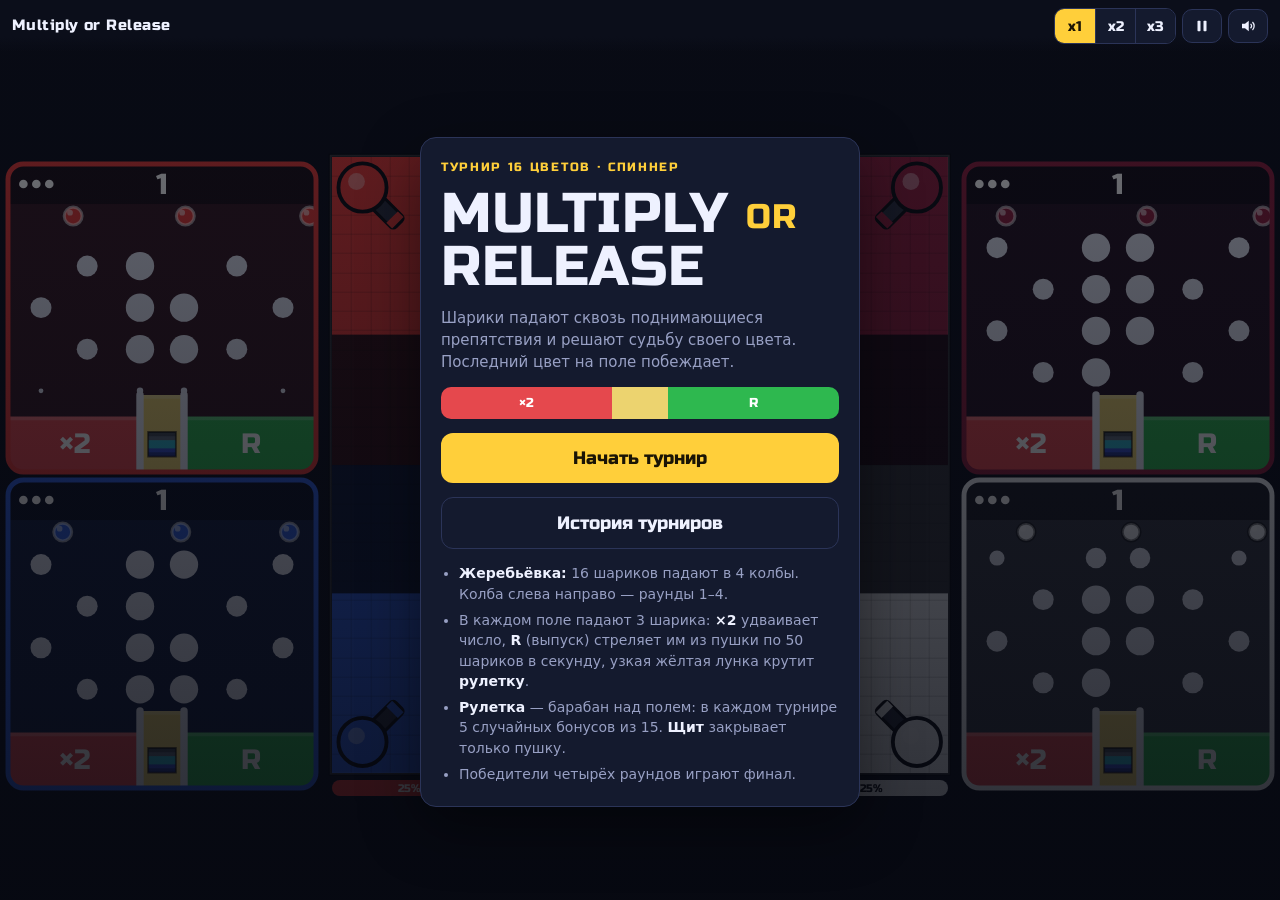
<file: multiply-or-release/android/app/src/main/assets/index.html>
<!doctype html>
<html lang="ru">
<head>
<meta charset="utf-8">
<meta name="viewport" content="width=device-width, initial-scale=1, maximum-scale=1, user-scalable=no, viewport-fit=cover">
<meta name="theme-color" content="#0b0e1a">
<title>Multiply or Release</title>
<style>
  /* Arcade night: one dark visual world, gold = spinner/prize accent. */
  @font-face {
    font-family: "Russo One";
    src: url("fonts/RussoOne-Regular.ttf") format("truetype");
    font-display: swap;
  }
  :root {
    --bg: #0b0e1a;
    --panel: #141a2e;
    --panel-2: #1b2340;
    --line: #2b3458;
    --fg: #eef1ff;
    --muted: #98a0c4;
    --gold: #ffcf3a;
    --gold-ink: #1a1405;
    --display: "Russo One", Roboto, "Segoe UI", system-ui, sans-serif;
    --body: Roboto, "Segoe UI", system-ui, -apple-system, sans-serif;
    color-scheme: dark;
  }
  * { box-sizing: border-box; }
  html, body { height: 100%; }
  body {
    margin: 0;
    background: var(--bg);
    color: var(--fg);
    font: 15px/1.45 var(--body);
    overflow: hidden;
    touch-action: manipulation;
    -webkit-user-select: none;
    user-select: none;
    -webkit-tap-highlight-color: transparent;
  }
  [hidden] { display: none !important; }
  canvas#cv { position: fixed; top: 0; left: 0; display: block; }

  /* ---------- HUD */
  #hud {
    position: fixed;
    top: 0; left: 0; right: 0;
    z-index: 10;
    display: flex;
    align-items: center;
    justify-content: space-between;
    gap: 10px;
    padding: calc(env(safe-area-inset-top, 0px) + 8px) 12px 8px;
    background: linear-gradient(var(--bg) 70%, rgba(11, 14, 26, 0));
  }
  .stage-wrap { display: flex; align-items: baseline; gap: 10px; min-width: 0; }
  #stage {
    font-family: var(--display);
    font-size: 15px;
    letter-spacing: 0.03em;
    white-space: nowrap;
    overflow: hidden;
    text-overflow: ellipsis;
  }
  #timer { color: var(--muted); font-variant-numeric: tabular-nums; font-size: 14px; }
  .controls { display: flex; align-items: center; gap: 6px; flex: none; }
  .speed { display: flex; border: 1px solid var(--line); border-radius: 10px; overflow: hidden; }
  .speed button, .icon {
    appearance: none;
    border: 0;
    background: var(--panel);
    color: var(--fg);
    font: 14px var(--display);
    height: 34px;
    min-width: 40px;
    padding: 0 8px;
    cursor: pointer;
  }
  .speed button + button { border-left: 1px solid var(--line); }
  .speed button.on { background: var(--gold); color: var(--gold-ink); }
  .icon { border: 1px solid var(--line); border-radius: 10px; display: grid; place-items: center; }
  .icon svg { width: 18px; height: 18px; fill: currentColor; }
  .icon .muted-x { display: none; }
  #btn-sound.off { color: var(--muted); }
  #btn-sound.off .muted-x { display: inline; }
  #btn-sound.off .wave { display: none; }
  #btn-pause.on { background: var(--gold); color: var(--gold-ink); }
  button:focus-visible { outline: 2px solid var(--gold); outline-offset: 2px; }

  /* ---------- overlays */
  .overlay {
    position: fixed;
    top: 0; right: 0; bottom: 0; left: 0;
    z-index: 5;
    display: flex;
    justify-content: center;
    align-items: flex-start;
    overflow-y: auto;
    padding: calc(env(safe-area-inset-top, 0px) + 60px) 16px calc(env(safe-area-inset-bottom, 0px) + 16px);
    background: rgba(6, 8, 16, 0.72);
  }
  #menu { background: linear-gradient(rgba(6, 8, 16, 0.55), rgba(6, 8, 16, 0.85)); }
  .card {
    width: 100%;
    max-width: 440px;
    margin-block: auto;
    background: var(--panel);
    border: 1px solid var(--line);
    border-radius: 16px;
    padding: 22px 20px;
    display: flex;
    flex-direction: column;
    gap: 14px;
    box-shadow: 0 20px 60px rgba(0, 0, 0, 0.45);
  }
  .card.wide { max-width: 760px; }
  .card.small { max-width: 320px; }
  .eyebrow {
    margin: 0;
    font: 12px var(--display);
    letter-spacing: 0.14em;
    text-transform: uppercase;
    color: var(--gold);
  }
  h1, h2, h3 { margin: 0; font-family: var(--display); font-weight: 400; text-wrap: balance; }
  h1 { font-size: 44px; font-size: clamp(36px, 11vw, 56px); line-height: 0.95; text-transform: uppercase; letter-spacing: 0.01em; }
  h1 span { color: var(--gold); font-size: 0.6em; vertical-align: 0.12em; }
  h2 { font-size: 24px; }
  .lead { margin: 0; color: var(--muted); }
  .lead b { color: var(--fg); font-weight: 600; }
  .slots { display: grid; grid-template-columns: 3fr 1fr 3fr; border-radius: 10px; overflow: hidden; font: 13px var(--display); text-align: center; }
  .slots span { padding: 8px 4px; color: #fff; }
  .slots .s-x2 { background: #e5484d; }
  .slots .s-spin { background: #ecd36f; }
  .slots .s-rel { background: #2eb84f; }
  .rules { margin: 0; padding-left: 18px; color: var(--muted); display: grid; gap: 6px; font-size: 14px; }
  .rules b { color: var(--fg); font-weight: 600; }
  button.primary, button.secondary {
    appearance: none;
    border: 0;
    border-radius: 12px;
    padding: 14px 20px;
    font: 18px var(--display);
    cursor: pointer;
    width: 100%;
  }
  button.primary { background: var(--gold); color: var(--gold-ink); }
  button.primary:active { transform: translateY(1px); filter: brightness(0.95); }
  button.secondary { background: transparent; color: var(--fg); border: 1px solid var(--line); }
  .row { display: flex; gap: 10px; flex-wrap: wrap; }
  .row > * { flex: 1 1 160px; }
  .col { display: grid; gap: 10px; }

  /* ---------- bracket */
  .groups { display: grid; grid-template-columns: repeat(auto-fit, minmax(150px, 1fr)); gap: 10px; }
  .group {
    background: var(--panel-2);
    border: 1px solid transparent;
    border-radius: 12px;
    padding: 10px 12px;
    display: grid;
    gap: 6px;
    align-content: start;
  }
  .group h3 { font-size: 13px; letter-spacing: 0.08em; text-transform: uppercase; color: var(--muted); }
  .group.current { border-color: var(--gold); }
  .group.current h3 { color: var(--gold); }
  .group.final { grid-column: 1 / -1; grid-template-columns: repeat(auto-fit, minmax(130px, 1fr)); }
  .group.final h3 { grid-column: 1 / -1; }
  .chip { display: flex; align-items: center; gap: 8px; font-size: 14px; min-width: 0; }
  .chip i { width: 14px; height: 14px; border-radius: 50%; flex: none; box-shadow: 0 0 0 1px rgba(255, 255, 255, 0.35); }
  .chip.win { font-weight: 700; color: var(--gold); }
  .chip.win::after { content: "★"; margin-left: auto; }
  .chip.out { opacity: 0.45; }
  .chip.empty { color: var(--muted); font-style: italic; font-size: 13px; }

  /* ---------- results */
  .podium { display: flex; justify-content: center; align-items: flex-end; gap: 10px; padding-top: 6px; }
  .step { display: flex; flex-direction: column; align-items: center; gap: 6px; width: 31%; max-width: 150px; min-width: 0; }
  .step i { width: 38px; height: 38px; border-radius: 50%; box-shadow: 0 0 0 3px rgba(255, 255, 255, 0.85), 0 6px 14px rgba(0, 0, 0, 0.4); }
  .step b { font-size: 14px; text-align: center; overflow-wrap: anywhere; }
  .step .block {
    width: 100%;
    display: grid;
    place-items: center;
    font: 26px var(--display);
    border-radius: 10px 10px 4px 4px;
    background: var(--panel-2);
    border: 1px solid var(--line);
  }
  .step.p1 .block { height: 96px; background: var(--gold); color: var(--gold-ink); border-color: var(--gold); }
  .step.p2 .block { height: 72px; }
  .step.p3 .block { height: 56px; }
  .step.p1 i { width: 48px; height: 48px; }
  .standings { list-style: none; margin: 0; padding: 0; display: grid; gap: 4px; }
  .standings li {
    display: grid;
    grid-template-columns: 30px 16px 1fr;
    column-gap: 10px;
    align-items: center;
    padding: 7px 10px;
    border-radius: 10px;
    background: var(--panel-2);
  }
  .standings li:nth-child(-n+3) { background: #262c4a; }
  .standings .pl { font: 16px var(--display); color: var(--gold); font-variant-numeric: tabular-nums; text-align: right; }
  .standings i { width: 16px; height: 16px; border-radius: 50%; box-shadow: 0 0 0 1px rgba(255, 255, 255, 0.35); }
  .standings .nm { font-weight: 600; min-width: 0; }
  .standings .info { grid-column: 3; color: var(--muted); font-size: 12.5px; }

  @media (min-width: 560px) {
    .standings li { grid-template-columns: 30px 16px minmax(110px, 1fr) auto; }
    .standings .info { grid-column: 4; text-align: right; }
  }
  @media (max-height: 520px) {
    .overlay { padding-top: calc(env(safe-area-inset-top, 0px) + 54px); }
    .card { padding: 16px 18px; gap: 10px; }
    h1 { font-size: 34px; }
    h2 { font-size: 20px; }
    .menu-card .lead { font-size: 14px; }
    .group { padding: 8px 10px; gap: 4px; }
    .chip { font-size: 13px; }
    .bonus-row { font-size: 13px; }
    .tree-wrap .bracket-tree { max-width: 460px; }
  }
  /* ---------- results view toggle + bracket tree */
  .head-row h2, .head-row h3 { align-self: center; }
  .seg { display: inline-flex; flex: none; border: 1px solid var(--line); border-radius: 10px; overflow: hidden; }
  .seg button {
    appearance: none;
    border: 0;
    background: var(--panel-2);
    color: var(--muted);
    font: 14px var(--display);
    padding: 8px 14px;
    cursor: pointer;
  }
  .seg button + button { border-left: 1px solid var(--line); }
  .seg button.on { background: var(--gold); color: var(--gold-ink); }
  .tree-wrap { overflow-x: auto; -webkit-overflow-scrolling: touch; }
  .bracket-tree { display: block; width: 100%; max-width: 620px; height: auto; margin: 0 auto; }
  .bracket-tree .ln { stroke: #3a4366; stroke-width: 1.6; stroke-linecap: round; fill: none; }
  .bracket-tree text { font-family: var(--body); font-size: 12px; fill: var(--fg); }
  .bracket-tree text.out { fill: var(--muted); }
  .bracket-tree text.win { font-weight: 700; }
  .bracket-tree text.champ { fill: var(--gold); }
  .bracket-tree text.pl { font-size: 10px; font-weight: 400; fill: var(--muted); font-variant-numeric: tabular-nums; }
  .bracket-tree text.lbl { font-family: var(--display); font-size: 8px; letter-spacing: 0.08em; fill: var(--muted); }
  .bracket-tree text.one { font-family: var(--display); font-size: 15px; fill: var(--gold); }
  .bracket-tree .dot { stroke: rgba(255, 255, 255, 0.35); stroke-width: 1; }
  .bracket-tree .crown { fill: var(--gold); stroke: #1a1405; stroke-width: 1.4; stroke-linejoin: round; }

  /* ---------- bonuses */
  .bonus-set { display: grid; gap: 8px; }
  .bonus-set h3, h3.sub { font-size: 13px; letter-spacing: 0.08em; text-transform: uppercase; color: var(--muted); }
  .bonus-list { display: grid; grid-template-columns: repeat(auto-fit, minmax(220px, 1fr)); gap: 6px 12px; }
  .bonus-row { display: flex; align-items: center; gap: 10px; min-width: 0; font-size: 14px; }
  .bonus-name { min-width: 0; }
  .bonus {
    flex: none;
    display: inline-block;
    min-width: 54px;
    padding: 3px 7px;
    border-radius: 6px;
    font: 11px var(--display);
    color: #fff;
    text-align: center;
    letter-spacing: 0.02em;
    box-shadow: inset 0 0 0 1px rgba(255, 255, 255, 0.18);
  }

  /* ---------- history */
  .head-row { display: flex; flex-wrap: wrap; justify-content: space-between; align-items: flex-start; gap: 10px 12px; }
  button.small { width: auto; padding: 10px 14px; font-size: 14px; }
  .hint { margin: 0; color: var(--muted); font-size: 13px; }
  .medal {
    display: inline-grid;
    place-items: center;
    min-width: 24px;
    height: 22px;
    padding: 0 6px;
    border-radius: 11px;
    font: 12px var(--display);
    color: #1a1405;
    font-variant-numeric: tabular-nums;
  }
  .medal.g { background: #ffcf3a; }
  .medal.s { background: #cfd6e6; }
  .medal.b { background: #d9965b; }
  .fame li { grid-template-columns: 30px 16px 1fr; }
  .fame .medals { grid-column: 3; display: flex; align-items: center; gap: 6px; flex-wrap: wrap; }
  .fame .finals { color: var(--muted); font-size: 12.5px; margin-left: 4px; }
  .history-list { display: grid; gap: 10px; }
  .entry { background: var(--panel-2); border-radius: 12px; padding: 12px; display: grid; gap: 8px; }
  .entry header { display: flex; justify-content: space-between; gap: 10px; color: var(--muted); font-size: 13px; }
  .entry .num { font-family: var(--display); color: var(--gold); }
  .entry-top { display: grid; grid-template-columns: repeat(auto-fit, minmax(130px, 1fr)); gap: 6px 12px; }
  .entry-top .place { font: 13px var(--display); color: var(--muted); min-width: 12px; }
  .entry-top .chip.champ { color: var(--gold); font-weight: 700; }
  .entry-top .chip.champ .place { color: var(--gold); }
  .entry-bonuses { display: flex; flex-wrap: wrap; gap: 4px; }
  .entry details summary { cursor: pointer; color: var(--muted); font-size: 13px; }
  .mini { margin: 8px 0 0; padding-left: 26px; display: grid; grid-template-columns: repeat(auto-fit, minmax(140px, 1fr)); gap: 4px 12px; font-size: 13px; }
  .mini li { padding-left: 2px; }
  .mini i { display: inline-block; width: 10px; height: 10px; border-radius: 50%; margin-right: 6px; vertical-align: 0; box-shadow: 0 0 0 1px rgba(255, 255, 255, 0.35); }
  .confirm { display: grid; gap: 10px; padding: 12px; border-radius: 12px; border: 1px solid #ff6b6b; background: rgba(255, 77, 94, 0.08); }
  button.danger { background: #ff4d5e; color: #fff; }
  @media (min-width: 560px) {
    .fame li { grid-template-columns: 30px 16px minmax(110px, 1fr) auto; }
    .fame .medals { grid-column: 4; justify-content: flex-end; }
  }

  @media (prefers-reduced-motion: reduce) {
    button.primary:active { transform: none; }
  }
</style>
</head>
<body>
<canvas id="cv" aria-label="Игровое поле"></canvas>

<header id="hud">
  <div class="stage-wrap"><span id="stage">Multiply or Release</span><span id="timer"></span></div>
  <div class="controls">
    <div class="speed" role="group" aria-label="Скорость игры">
      <button type="button" id="speed-1" data-speed="1">x1</button>
      <button type="button" id="speed-2" data-speed="2">x2</button>
      <button type="button" id="speed-3" data-speed="3">x3</button>
    </div>
    <button type="button" id="btn-pause" class="icon" aria-label="Пауза">
      <svg viewBox="0 0 24 24" aria-hidden="true"><rect x="6" y="5" width="4" height="14" rx="1"/><rect x="14" y="5" width="4" height="14" rx="1"/></svg>
    </button>
    <button type="button" id="btn-sound" class="icon" aria-label="Выключить звук">
      <svg viewBox="0 0 24 24" aria-hidden="true">
        <path d="M4 9h4l5-4v14l-5-4H4z"/>
        <path class="wave" d="M16 8.5a5 5 0 0 1 0 7l-1.2-1.2a3.3 3.3 0 0 0 0-4.6zM18.6 6a8.6 8.6 0 0 1 0 12l-1.2-1.2a6.9 6.9 0 0 0 0-9.6z"/>
        <path class="muted-x" d="M15.5 9.2l1.2-1.2 2.3 2.3 2.3-2.3 1.2 1.2-2.3 2.3 2.3 2.3-1.2 1.2-2.3-2.3-2.3 2.3-1.2-1.2 2.3-2.3z"/>
      </svg>
    </button>
  </div>
</header>

<section id="menu" class="overlay" aria-labelledby="menu-title">
  <div class="card menu-card">
    <p class="eyebrow">Турнир 16 цветов · спиннер</p>
    <h1 id="menu-title">Multiply <span>or</span><br>Release</h1>
    <p class="lead">Шарики падают сквозь поднимающиеся препятствия и решают судьбу своего цвета. Последний цвет на поле побеждает.</p>
    <div class="slots" aria-hidden="true"><span class="s-x2">×2</span><span class="s-spin"></span><span class="s-rel">R</span></div>
    <button type="button" id="btn-start" class="primary">Начать турнир</button>
    <button type="button" id="btn-history" class="secondary">История турниров</button>
    <ul class="rules">
      <li><b>Жеребьёвка:</b> 16 шариков падают в 4 колбы. Колба слева направо — раунды 1–4.</li>
      <li>В каждом поле падают 3 шарика: <b>×2</b> удваивает число, <b>R</b> (выпуск) стреляет им из пушки по 50 шариков в секунду, узкая жёлтая лунка крутит <b>рулетку</b>.</li>
      <li><b>Рулетка</b> — барабан над полем: в каждом турнире 5 случайных бонусов из 15. <b>Щит</b> закрывает только пушку.</li>
      <li>Победители четырёх раундов играют финал.</li>
    </ul>
  </div>
</section>

<section id="bracket" class="overlay" hidden aria-labelledby="bracket-title">
  <div class="card wide">
    <p class="eyebrow">Турнирная сетка</p>
    <h2 id="bracket-title">Группы сформированы</h2>
    <div id="bracket-groups" class="groups"></div>
    <div class="bonus-set">
      <h3>Бонусы спиннера в этом турнире</h3>
      <div id="bracket-bonuses" class="bonus-list"></div>
    </div>
    <button type="button" id="btn-bracket-go" class="primary">Начать раунд 1</button>
  </div>
</section>

<section id="results" class="overlay" hidden aria-labelledby="results-title">
  <div class="card wide">
    <p class="eyebrow">Итоги турнира</p>
    <div class="head-row">
      <h2 id="results-title">Топ цветов</h2>
      <div class="seg" role="group" aria-label="Вид результатов">
        <button type="button" id="results-view-top" data-view="top">Топ</button>
        <button type="button" id="results-view-tree" data-view="tree">Сетка</button>
      </div>
    </div>
    <div id="results-top" class="col">
      <div id="podium" class="podium"></div>
      <ol id="standings" class="standings"></ol>
    </div>
    <div id="results-tree" class="tree-wrap" hidden></div>
    <div class="row">
      <button type="button" id="btn-again" class="primary">Новый турнир</button>
      <button type="button" id="btn-results-history" class="secondary">История</button>
      <button type="button" id="btn-results-menu" class="secondary">В меню</button>
    </div>
  </div>
</section>

<section id="history" class="overlay" hidden aria-labelledby="history-title">
  <div class="card wide">
    <div class="head-row">
      <div>
        <p class="eyebrow">История турниров</p>
        <h2 id="history-title">Результаты</h2>
      </div>
      <button type="button" id="btn-history-close" class="secondary small">Назад</button>
    </div>
    <p id="history-count" class="lead"></p>
    <p id="history-empty" class="lead">Здесь появятся сыгранные турниры: дата, чемпион и все 16 мест. Сыграйте первый турнир.</p>
    <div id="history-body" class="col">
      <h3 class="sub">Зал славы</h3>
      <p class="hint">Медали цвета: <span class="medal g">1</span> <span class="medal s">2</span> <span class="medal b">3</span> место.</p>
      <ol id="fame" class="standings fame"></ol>
      <div class="head-row">
        <h3 class="sub">Все турниры</h3>
        <div class="seg" role="group" aria-label="Вид результатов">
          <button type="button" id="history-view-top" data-view="top">Топ</button>
          <button type="button" id="history-view-tree" data-view="tree">Сетка</button>
        </div>
      </div>
      <div id="history-list" class="history-list"></div>
      <button type="button" id="btn-history-clear" class="secondary">Очистить историю</button>
      <div id="clear-confirm" class="confirm" hidden>
        <span>Удалить все записи истории?</span>
        <div class="row">
          <button type="button" id="btn-clear-yes" class="primary danger">Удалить</button>
          <button type="button" id="btn-clear-no" class="secondary">Отмена</button>
        </div>
      </div>
    </div>
  </div>
</section>

<section id="pause" class="overlay" hidden aria-labelledby="pause-title">
  <div class="card small">
    <h2 id="pause-title">Пауза</h2>
    <div class="col">
      <button type="button" id="btn-resume" class="primary">Продолжить</button>
      <button type="button" id="btn-restart" class="secondary">Новый турнир</button>
      <button type="button" id="btn-menu" class="secondary">В меню</button>
    </div>
  </div>
</section>

<script src="js/core.js"></script>
<script src="js/physics.js"></script>
<script src="js/drawscene.js"></script>
<script src="js/battle.js"></script>
<script src="js/main.js"></script>
</body>
</html>
</file>
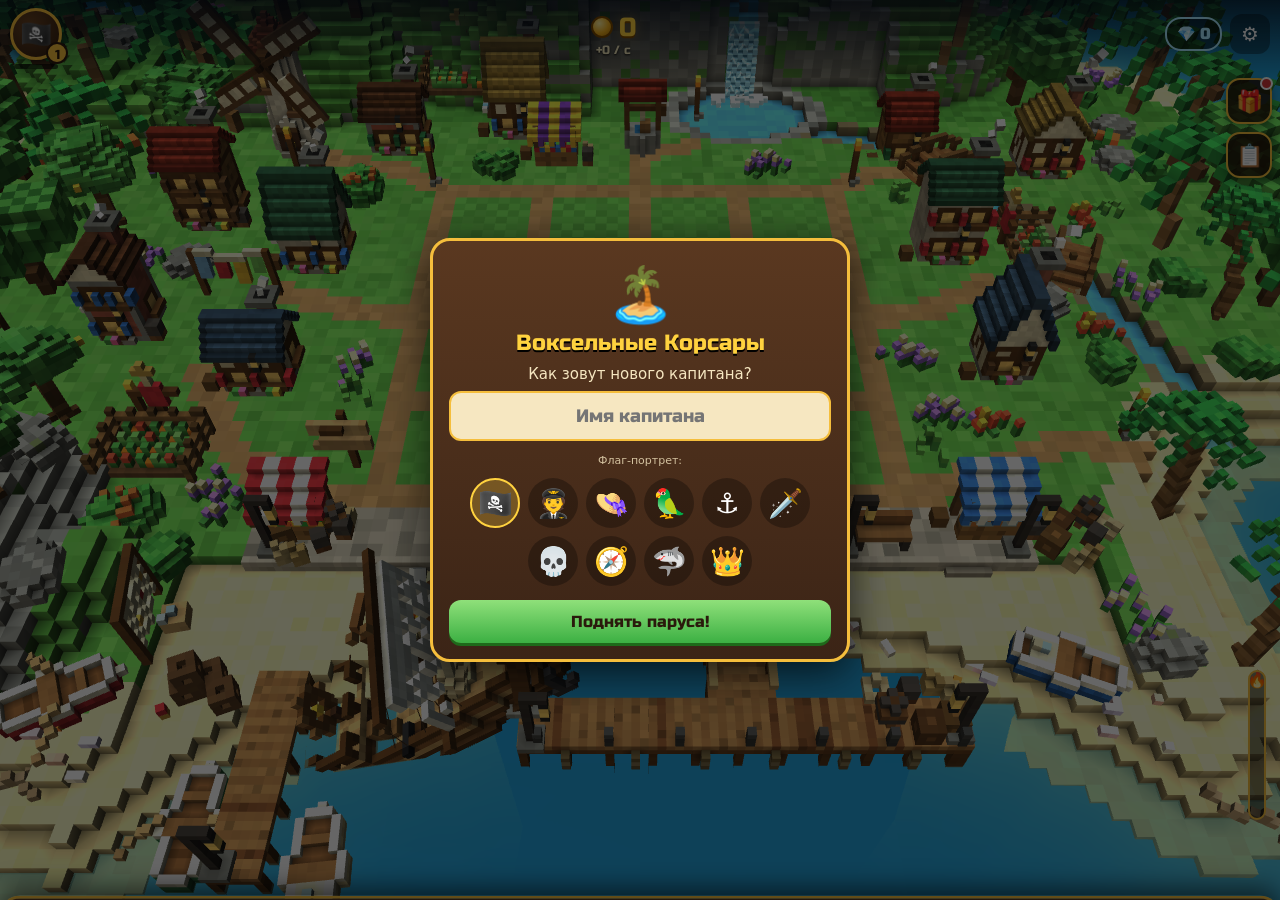
<file: voxel-corsairs/android/app/src/main/assets/index.html>
<!doctype html>
<html lang="ru">
<head>
  <meta charset="utf-8">
  <meta name="viewport" content="width=device-width, initial-scale=1, maximum-scale=1, user-scalable=no, viewport-fit=cover">
  <title>Воксельные Корсары</title>
  <link rel="stylesheet" href="css/style.css">
</head>
<body>
  <!-- Studio splash (SG — Sanj Games) while the game boots; removed by js/splash.js -->
  <div id="splash" aria-hidden="true">
    <div class="sp-stage"><div class="sp-zoom">
      <div class="sp-img"></div>
      <div class="sp-glow"></div>
      <div class="sp-halo"></div>
      <div class="sp-sweep"></div>
      <div class="sp-cubes"></div>
    </div></div>
    <div class="sp-load"><i></i></div>
  </div>
  <script src="js/splash.js"></script>
  <canvas id="gl"></canvas>
  <div id="fx"></div>

  <div id="hud" class="hidden">
    <div id="topbar">
      <button id="cap-btn" class="cap" data-act="tab:captain">
        <span class="ava" id="hud-ava">🏴‍☠️</span>
        <span class="lvl" id="hud-lvl">1</span>
        <span class="xpbar"><i id="hud-xp"></i></span>
      </button>
      <div class="gold">
        <div class="row"><span class="coin"></span><b id="hud-gold">0</b></div>
        <small id="hud-gps">0 / с</small>
      </div>
      <button class="pearls" data-act="tab:shop"><span>💎</span><b id="hud-pearls">0</b></button>
      <button id="btn-settings" class="icon-btn" data-act="settings">⚙️</button>
    </div>
    <button id="objective" data-act="objective"></button>
    <div id="boosts"></div>
    <div id="side">
      <button class="side-btn" id="btn-daily" data-act="daily">🎁<i class="dot hidden"></i></button>
      <button class="side-btn" id="btn-quests" data-act="quests">📋<i class="dot hidden"></i></button>
      <button class="side-btn hidden" id="btn-build" data-act="buildmode">🏗️</button>
    </div>
    <div id="frenzy"><i></i><span>🔥</span></div>
    <div id="tap-hint" class="hidden">👆 Тапайте по острову!</div>
  </div>

  <nav id="tabs" class="hidden">
    <button data-tab="island"><span>🏝️</span>Остров</button>
    <button data-tab="ship"><span>⛵</span>Корабль</button>
    <button data-tab="map"><span>🗺️</span>Карта</button>
    <button data-tab="captain"><span>🏴‍☠️</span>Капитан</button>
    <button data-tab="shop"><span>🛒</span>Лавка</button>
    <button data-tab="duel"><span>⚔️</span>Дуэль</button>
  </nav>

  <section id="panel" class="sheet">
    <header>
      <h2 id="panel-title"></h2>
      <button class="icon-btn" data-act="close">✕</button>
    </header>
    <div id="panel-sub" class="subtabs"></div>
    <div id="panel-body" class="body"></div>
  </section>

  <div id="battle-ui" class="hidden"></div>
  <div id="dialogue" class="hidden"></div>
  <div id="modals"></div>
  <div id="toasts"></div>

  <div id="loading">
    <div class="logo">ВОКСЕЛЬНЫЕ<br><span>КОРСАРЫ</span></div>
    <div class="spinner"></div>
    <div id="load-msg">Поднимаем паруса…</div>
  </div>

  <script src="lib/three.min.js"></script>
  <script src="js/util.js"></script>
  <script src="js/data.js"></script>
  <script src="js/story.js"></script>
  <script src="js/state.js"></script>
  <script src="js/combat.js"></script>
  <script src="js/voxel.js"></script>
  <script src="js/models.js"></script>
  <script src="js/scene.js"></script>
  <script src="js/sea.js"></script>
  <script src="js/island.js"></script>
  <script src="js/stage.js"></script>
  <script src="js/people.js"></script>
  <script src="js/life.js"></script>
  <script src="js/audio.js"></script>
  <script src="js/net.js"></script>
  <script src="js/ui.js"></script>
  <script src="js/panels.js"></script>
  <script src="js/battle.js"></script>
  <script src="js/events.js"></script>
  <script src="js/duel.js"></script>
  <script src="js/iap.js"></script>
  <script src="js/game.js"></script>
</body>
</html>
</file>
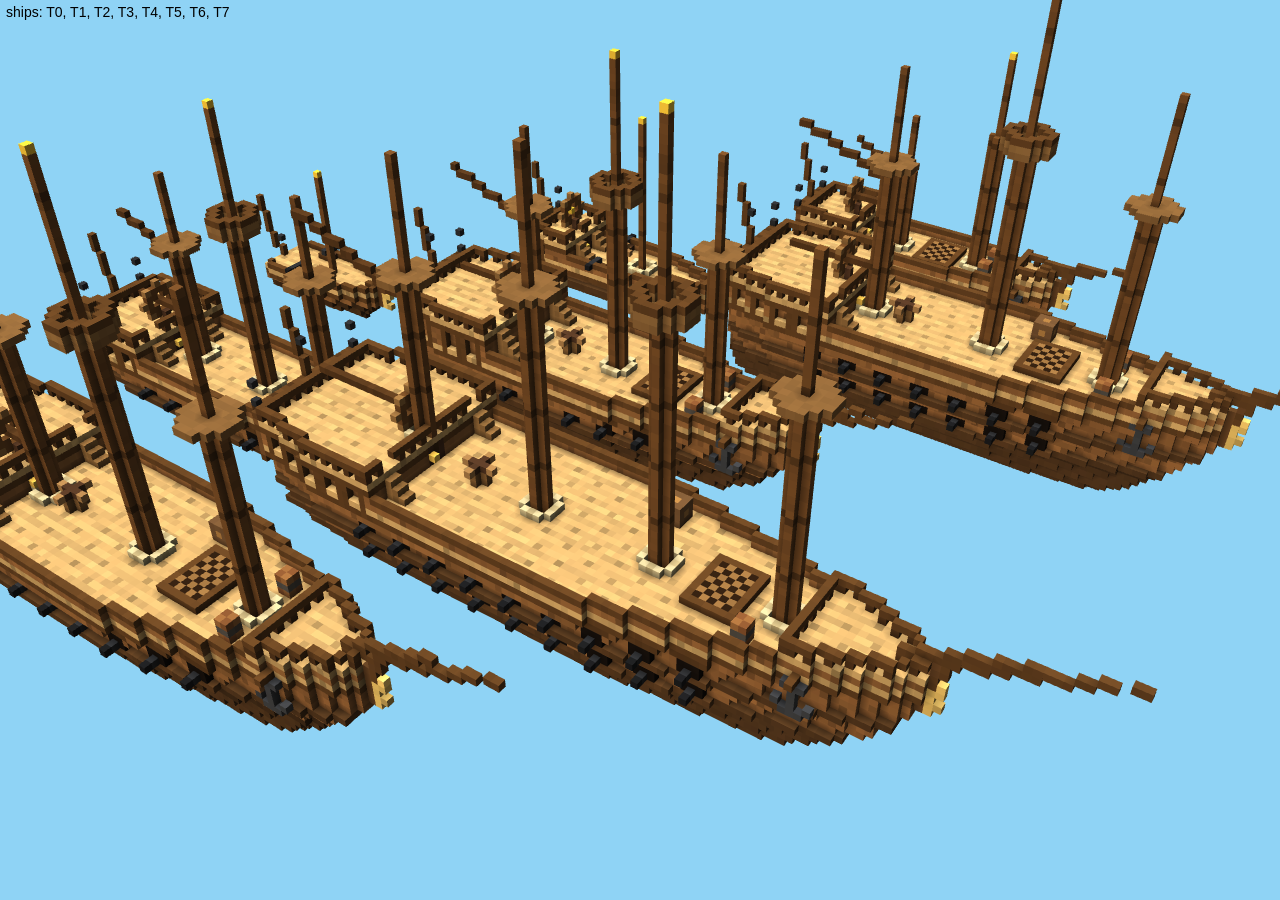
<file: voxel-corsairs/tools/viewer.html>
<!doctype html>
<html><head><meta charset="utf-8"><title>Model viewer</title>
<style>body{margin:0;background:#7ec8f0;overflow:hidden}canvas{display:block}#l{position:fixed;left:6px;top:4px;font:14px sans-serif;color:#000}</style></head>
<body><div id="l"></div>
<script src="../android/app/src/main/assets/lib/three.min.js"></script>
<script src="../android/app/src/main/assets/js/util.js"></script>
<script src="../android/app/src/main/assets/js/data.js"></script>
<script src="../android/app/src/main/assets/js/voxel.js"></script>
<script src="../android/app/src/main/assets/js/models.js"></script>
<script>
// Debug page for the voxel art: renders a grid of models. ?set=ships|styles|creatures|buildings|props
const q = new URLSearchParams(location.search);
const set = q.get('set') || 'ships';
const r = new THREE.WebGLRenderer({ antialias: true });
r.setSize(innerWidth, innerHeight);
document.body.appendChild(r.domElement);
const sc = new THREE.Scene();
sc.background = new THREE.Color(0x8fd3f5);
sc.add(new THREE.HemisphereLight(0xdff3ff, 0x7a6a4a, 0.75));
const sun = new THREE.DirectionalLight(0xfff2d6, 0.85); sun.position.set(-20, 40, 25); sc.add(sun);
const cam = new THREE.PerspectiveCamera(40, innerWidth / innerHeight, 0.1, 500);
const items = [];
const M = VC.Models, V = VC.Voxel;
function add(vox, label, opts) { items.push({ vox, label, opts: opts || {} }); }
if (set === 'ships') for (let t = 0; t <= 7; t++) add(M.ship({ tier: t, style: M.playerStyle({ sail: 'white', flag: 'roger', hull: 'oak' }) }).vox, 'T' + t);
if (set === 'styles') for (const st of Object.keys(M.STYLES)) add(M.ship({ tier: 3, style: st }).vox, st);
if (set === 'creatures') for (const k of Object.keys(M.CREATURES)) add(M.CREATURES[k]({}), k, { parts: true });
if (set === 'buildings') for (const b of VC.BUILDINGS) add(M.building(b.id), b.id);
if (set === 'props') { add(M.chest(), 'chest'); add(M.parrot(false), 'parrot'); add(M.parrot(true), 'gold'); add(M.bottle(), 'bottle'); add(M.boat(), 'boat'); add(M.palm(8, 3), 'palm'); }
const cols = Math.ceil(Math.sqrt(items.length));
const sp = set === 'ships' || set === 'styles' || set === 'creatures' ? 14 : 4;
items.forEach((it, i) => {
  const g = new THREE.Group();
  if (it.opts.parts) {
    for (const p of it.vox.parts) {
      const m = V.toMesh(p.vox, { scale: 0.25, center: [0, 0, 0] });
      m.position.set(p.pos[0] * 0.25, p.pos[1] * 0.25, p.pos[2] * 0.25);
      if (p.rotY) m.rotation.y = p.rotY;
      g.add(m);
    }
  } else g.add(V.toMesh(it.vox, { scale: 0.25, center: 'base' }));
  g.position.set((i % cols - (cols - 1) / 2) * sp, 0, Math.floor(i / cols) * sp * 0.8);
  g.rotation.y = +(q.get('rot') || -0.6);
  sc.add(g);
});
document.getElementById('l').textContent = set + ': ' + items.map(i => i.label).join(', ');
const rows = Math.ceil(items.length / cols);
cam.position.set(0, sp * rows * 0.7, sp * rows * 0.8 + sp * 1.2);
cam.lookAt(0, 0, (rows - 1) * sp * 0.4);
r.render(sc, cam);
window.done = true;
</script></body></html>
</file>
<file: voxel-corsairs/android/app/src/main/assets/css/style.css>
@font-face {
  font-family: 'Russo';
  src: url('../fonts/RussoOne-Regular.ttf') format('truetype');
  font-display: block;
}

:root {
  --bg: #0a1a2f;
  --wood: #4a2e1b;
  --wood2: #2d1a0e;
  --wood3: #6b4423;
  --paper: #f6e7c1;
  --paper2: #e9d3a1;
  --ink: #2a1a0c;
  --ink2: #5a4128;
  --gold: #f5be3c;
  --gold2: #ffd23f;
  --red: #d63a3a;
  --green: #3cb043;
  --blue: #3a7bd5;
  --pearl: #a8e6ff;
  --tabs-h: 62px;
  --safe-t: env(safe-area-inset-top, 0px);
  --safe-b: env(safe-area-inset-bottom, 0px);
}

* { box-sizing: border-box; -webkit-tap-highlight-color: transparent; }
html, body {
  margin: 0; padding: 0; width: 100%; height: 100%; overflow: hidden;
  background: var(--bg); color: #fff;
  font-family: Roboto, 'Segoe UI', system-ui, sans-serif; font-size: 15px;
  user-select: none; -webkit-user-select: none; touch-action: none;
  overscroll-behavior: none;
}
button { font-family: inherit; font-size: inherit; color: inherit; background: none; border: 0; padding: 0; cursor: pointer; }
.hidden { display: none !important; }
.r { font-family: 'Russo', sans-serif; letter-spacing: 0.3px; }

#gl { position: fixed; inset: 0; width: 100%; height: 100%; display: block; touch-action: none; }
#fx { position: fixed; inset: 0; pointer-events: none; overflow: hidden; z-index: 5; }

/* ---------------------------------------------------------------- HUD */
#hud { position: fixed; inset: 0; pointer-events: none; z-index: 10; }
#hud button, #hud .gold { pointer-events: auto; }
#topbar {
  position: absolute; left: 0; right: 0; top: 0;
  padding: calc(var(--safe-t) + 8px) 10px 18px;
  display: flex; align-items: center; gap: 8px;
  background: linear-gradient(rgba(5, 14, 28, 0.78), rgba(5, 14, 28, 0));
}
.cap { position: relative; width: 52px; height: 52px; flex: none; }
.cap .ava {
  position: absolute; inset: 0; border-radius: 50%; display: grid; place-items: center; font-size: 26px;
  background: radial-gradient(circle at 35% 30%, #6b4423, #2d1a0e); border: 3px solid var(--gold);
  box-shadow: 0 2px 6px rgba(0, 0, 0, 0.5);
}
.cap .lvl {
  position: absolute; right: -6px; bottom: -4px; min-width: 22px; height: 22px; padding: 0 4px; border-radius: 11px;
  background: var(--gold); color: var(--ink); font: 13px/22px 'Russo', sans-serif; text-align: center; border: 2px solid var(--wood2);
}
.cap .xpbar { position: absolute; left: 4px; right: 4px; bottom: -9px; height: 5px; border-radius: 3px; background: rgba(0, 0, 0, 0.6); overflow: hidden; }
.cap .xpbar i { display: block; height: 100%; width: 0; background: linear-gradient(90deg, #7dff9a, #3cb043); }
.gold { flex: 1; min-width: 0; text-align: center; }
.gold .row { display: flex; justify-content: center; align-items: center; gap: 6px; }
.gold b { font: 26px 'Russo', sans-serif; color: var(--gold2); text-shadow: 0 2px 0 #7a4a00, 0 0 12px rgba(255, 190, 60, 0.35); white-space: nowrap; }
.gold small { display: block; color: #fff3c4; font: 12px 'Russo', sans-serif; opacity: 0.9; text-shadow: 0 1px 2px #000; }
.coin { width: 22px; height: 22px; border-radius: 50%; background: radial-gradient(circle at 35% 30%, #fff2a0, #f0b020 55%, #b07400); border: 2px solid #7a4a00; flex: none; }
.pearls {
  display: flex; align-items: center; gap: 4px; padding: 6px 10px; border-radius: 16px;
  background: rgba(0, 0, 0, 0.45); border: 2px solid var(--pearl); font: 15px 'Russo', sans-serif; color: var(--pearl);
}
.icon-btn { width: 40px; height: 40px; border-radius: 12px; display: grid; place-items: center; font-size: 20px; background: rgba(0, 0, 0, 0.35); }

#objective {
  position: absolute; left: 10px; right: 64px; top: calc(var(--safe-t) + 78px);
  display: flex; align-items: center; gap: 8px; padding: 7px 10px; border-radius: 12px; text-align: left;
  background: rgba(36, 22, 10, 0.86); border: 2px solid var(--gold); color: #fff; font-size: 13px;
  box-shadow: 0 3px 8px rgba(0, 0, 0, 0.4);
}
#objective .ico { font-size: 20px; }
#objective .t { flex: 1; min-width: 0; }
#objective .t b { display: block; color: var(--gold2); font: 12px 'Russo', sans-serif; white-space: nowrap; overflow: hidden; text-overflow: ellipsis; }
#objective .t span { display: block; white-space: nowrap; overflow: hidden; text-overflow: ellipsis; }
#objective .go { padding: 5px 9px; border-radius: 9px; background: var(--gold); color: var(--ink); font: 12px 'Russo', sans-serif; flex: none; }
#objective.done { border-color: #7dff9a; animation: pulse 1s infinite; }
#objective .bar { height: 4px; background: rgba(255, 255, 255, 0.15); border-radius: 2px; margin-top: 3px; overflow: hidden; }
#objective .bar i { display: block; height: 100%; background: var(--gold2); }

#boosts { position: absolute; left: 10px; top: calc(var(--safe-t) + 136px); display: flex; flex-direction: column; gap: 6px; }
.boost { display: flex; align-items: center; gap: 4px; padding: 3px 8px; border-radius: 10px; background: rgba(0, 0, 0, 0.55); border: 1px solid var(--gold); font: 12px 'Russo', sans-serif; color: var(--gold2); }

#side { position: absolute; right: 8px; top: calc(var(--safe-t) + 78px); display: flex; flex-direction: column; gap: 8px; }
.side-btn { position: relative; width: 46px; height: 46px; border-radius: 14px; font-size: 22px; background: rgba(36, 22, 10, 0.86); border: 2px solid var(--gold); box-shadow: 0 3px 8px rgba(0, 0, 0, 0.4); }
.dot { position: absolute; right: -3px; top: -3px; width: 13px; height: 13px; border-radius: 50%; background: var(--red); border: 2px solid #fff; }
#frenzy {
  position: absolute; right: 14px; bottom: calc(var(--tabs-h) + var(--safe-b) + 18px); width: 18px; height: 150px;
  border-radius: 9px; background: rgba(0, 0, 0, 0.5); border: 2px solid var(--gold); overflow: hidden;
}
#frenzy i { position: absolute; left: 0; right: 0; bottom: 0; height: 0; background: linear-gradient(0deg, #ff6a2b, #ffd23f); transition: height 0.15s; }
#frenzy span { position: absolute; left: -3px; top: -2px; font-size: 16px; }
#frenzy.on { box-shadow: 0 0 18px #ff9b2a; animation: pulse 0.5s infinite; }
#tap-hint {
  position: absolute; left: 50%; top: 52%; transform: translateX(-50%);
  padding: 10px 16px; border-radius: 16px; background: rgba(0, 0, 0, 0.6); font: 16px 'Russo', sans-serif; color: var(--gold2);
  animation: bob 1.2s ease-in-out infinite; white-space: nowrap;
}
@keyframes bob { 0%, 100% { transform: translate(-50%, 0); } 50% { transform: translate(-50%, -8px); } }
@keyframes pulse { 0%, 100% { filter: brightness(1); } 50% { filter: brightness(1.35); } }

/* ---------------------------------------------------------------- tabs */
#tabs {
  position: fixed; left: 0; right: 0; bottom: 0; z-index: 30; height: calc(var(--tabs-h) + var(--safe-b));
  padding-bottom: var(--safe-b); display: flex;
  background: linear-gradient(#5a3820, #2d1a0e); border-top: 3px solid var(--gold);
  box-shadow: 0 -4px 12px rgba(0, 0, 0, 0.5);
}
#tabs button { flex: 1; display: flex; flex-direction: column; align-items: center; justify-content: center; font-size: 10.5px; color: #e8d3a1; gap: 1px; position: relative; }
#tabs button span { font-size: 22px; line-height: 26px; }
#tabs button.active { color: var(--gold2); background: linear-gradient(rgba(255, 210, 63, 0.18), rgba(255, 210, 63, 0)); }
#tabs button.active::before { content: ''; position: absolute; top: 0; left: 20%; right: 20%; height: 3px; background: var(--gold2); border-radius: 0 0 3px 3px; }
#tabs button.locked { opacity: 0.35; }
#tabs button.attn::after { content: ''; position: absolute; top: 6px; right: 22%; width: 10px; height: 10px; border-radius: 50%; background: var(--red); border: 2px solid #fff; }

/* ---------------------------------------------------------------- panel sheet */
.sheet {
  position: fixed; left: 0; right: 0; z-index: 25;
  bottom: calc(var(--tabs-h) + var(--safe-b)); height: 64%; max-height: calc(100% - var(--tabs-h) - var(--safe-b) - var(--safe-t) - 70px);
  display: flex; flex-direction: column;
  background: linear-gradient(#5a3820, #3b2416 40px), repeating-linear-gradient(0deg, #3b2416 0 34px, #34200f 34px 36px);
  background-blend-mode: normal;
  border-top: 3px solid var(--gold); border-radius: 20px 20px 0 0;
  box-shadow: 0 -8px 24px rgba(0, 0, 0, 0.55);
  transform: translateY(110%); transition: transform 0.25s ease-out;
}
.sheet.open { transform: translateY(0); }
.sheet.tall { height: 82%; }
.sheet header { display: flex; align-items: center; padding: 10px 12px 6px 16px; gap: 8px; }
.sheet h2 { flex: 1; margin: 0; font: 20px 'Russo', sans-serif; color: var(--gold2); text-shadow: 0 2px 0 #000; }
.sheet .body { flex: 1; overflow-y: auto; padding: 4px 10px 16px; -webkit-overflow-scrolling: touch; touch-action: pan-y; }
.subtabs { display: flex; gap: 6px; padding: 0 10px 6px; overflow-x: auto; }
.subtabs:empty { display: none; }
.subtabs button { padding: 6px 12px; border-radius: 12px; background: rgba(0, 0, 0, 0.3); color: #e8d3a1; font: 13px 'Russo', sans-serif; white-space: nowrap; }
.subtabs button.active { background: var(--gold); color: var(--ink); }

/* ---------------------------------------------------------------- cards & buttons */
.card {
  background: linear-gradient(var(--paper), var(--paper2)); color: var(--ink); border-radius: 14px; padding: 10px;
  margin: 8px 0; box-shadow: 0 3px 0 #1d1007, 0 4px 10px rgba(0, 0, 0, 0.35); position: relative;
}
.card.dark { background: rgba(0, 0, 0, 0.32); color: #f6e7c1; box-shadow: none; border: 1px solid rgba(255, 210, 63, 0.25); }
.card.locked { filter: grayscale(0.9) brightness(0.75); }
.card.hl { box-shadow: 0 0 0 3px var(--gold2), 0 4px 10px rgba(0, 0, 0, 0.35); }
.row { display: flex; align-items: center; gap: 10px; }
.grow { flex: 1; min-width: 0; }
.ico-big { width: 48px; height: 48px; border-radius: 12px; display: grid; place-items: center; font-size: 28px; background: rgba(90, 56, 32, 0.18); flex: none; position: relative; }
.ico-big .badge { position: absolute; right: -6px; bottom: -6px; background: var(--wood); color: var(--gold2); font: 11px/18px 'Russo', sans-serif; padding: 0 5px; border-radius: 9px; border: 1px solid var(--gold); }
.name { font: 15px 'Russo', sans-serif; }
.sub { font-size: 12.5px; color: var(--ink2); line-height: 1.3; }
.card.dark .sub { color: #d9c49a; }
.tag { display: inline-block; font-size: 11px; padding: 1px 6px; border-radius: 6px; background: rgba(0, 0, 0, 0.1); margin-right: 4px; }
.tag.g { background: #cdeec0; color: #1e5a12; }
.tag.y { background: #ffe9a8; color: #6a4a00; }
.tag.b { background: #cde4ff; color: #123a6a; }
.tag.r { background: #ffd0cc; color: #7a1010; }
.btn {
  display: inline-flex; align-items: center; justify-content: center; gap: 4px; min-width: 76px; padding: 8px 10px; border-radius: 12px;
  background: linear-gradient(#ffd96a, #f0a820); color: var(--ink); font: 14px 'Russo', sans-serif;
  box-shadow: 0 3px 0 #8a5a00; white-space: nowrap; flex: none;
}
.btn:active { transform: translateY(2px); box-shadow: 0 1px 0 #8a5a00; }
.btn.disabled, .btn:disabled { background: linear-gradient(#b9ad95, #8f846f); box-shadow: 0 3px 0 #5a5246; color: #3d362c; }
.btn.green { background: linear-gradient(#8fe07a, #3cb043); box-shadow: 0 3px 0 #1e6a1a; }
.btn.red { background: linear-gradient(#ff8a7a, #d63a3a); box-shadow: 0 3px 0 #7a1010; color: #fff; }
.btn.blue { background: linear-gradient(#9fd0ff, #3a7bd5); box-shadow: 0 3px 0 #123a6a; color: #fff; }
.btn.pearl { background: linear-gradient(#d8f4ff, #7fcff5); box-shadow: 0 3px 0 #2a6a8a; }
.btn.small { min-width: 0; padding: 5px 8px; font-size: 12px; }
.btn.wide { width: 100%; padding: 12px; font-size: 16px; }
.btn .c { font-size: 12px; }
.mini { font-size: 11px; opacity: 0.8; }
.bar { height: 8px; border-radius: 4px; background: rgba(0, 0, 0, 0.18); overflow: hidden; }
.bar i { display: block; height: 100%; background: linear-gradient(90deg, #ffd23f, #f0a820); }
.bar.hp i { background: linear-gradient(90deg, #7dff9a, #3cb043); }
.bar.red i { background: linear-gradient(90deg, #ff8a7a, #d63a3a); }
.bar.blue i { background: linear-gradient(90deg, #9fd0ff, #3a7bd5); }
.grid2 { display: grid; grid-template-columns: 1fr 1fr; gap: 8px; }
.grid3 { display: grid; grid-template-columns: repeat(3, 1fr); gap: 8px; }
.stat { background: rgba(90, 56, 32, 0.12); border-radius: 10px; padding: 6px 8px; font-size: 12px; }
.stat b { display: block; font: 15px 'Russo', sans-serif; }
.section-title { font: 14px 'Russo', sans-serif; color: var(--gold2); margin: 14px 4px 4px; display: flex; justify-content: space-between; align-items: center; }
.toggle-row { display: flex; gap: 6px; }
.toggle-row button { padding: 5px 10px; border-radius: 10px; background: rgba(0, 0, 0, 0.3); color: #e8d3a1; font: 12px 'Russo', sans-serif; }
.toggle-row button.active { background: var(--gold); color: var(--ink); }
.empty { text-align: center; opacity: 0.7; padding: 18px; }

/* island layout grid */
.plots { display: grid; grid-template-columns: repeat(4, 1fr); gap: 6px; margin: 8px 0; }
.plot {
  aspect-ratio: 1; border-radius: 12px; display: flex; flex-direction: column; align-items: center; justify-content: center;
  background: #5aa743; border: 2px solid #3d7a2a; font-size: 26px; position: relative; color: #fff;
}
.plot.shore { background: #e3cc8e; border-color: #b99a52; }
.plot.locked { background: #3a2a1a; border-color: #2a1a0e; font-size: 12px; color: #d9c49a; }
.plot.sel { box-shadow: 0 0 0 3px var(--gold2); animation: pulse 0.8s infinite; }
.plot.target { box-shadow: 0 0 0 3px #7dff9a; }
.plot small { font: 10px 'Russo', sans-serif; position: absolute; bottom: 2px; color: var(--ink); }
.plot .syn { position: absolute; top: 2px; right: 4px; font: 10px 'Russo', sans-serif; color: #fff; text-shadow: 0 1px 2px #000; }

/* ship deck slots */
.slots { display: flex; gap: 6px; flex-wrap: wrap; }
.slot { width: 52px; height: 52px; border-radius: 12px; border: 2px dashed #a08050; display: grid; place-items: center; font-size: 26px; background: rgba(90, 56, 32, 0.12); position: relative; }
.slot.full { border-style: solid; border-color: var(--wood3); background: rgba(255, 210, 63, 0.25); }
.slot small { position: absolute; bottom: -2px; right: 2px; font: 10px 'Russo', sans-serif; }

/* map */
#map-canvas { width: 100%; border-radius: 14px; display: block; touch-action: none; }
.exp-slot .bar { margin-top: 6px; }

/* talents */
.talent { display: flex; align-items: center; gap: 8px; padding: 6px; border-radius: 10px; background: rgba(90, 56, 32, 0.1); margin: 5px 0; }
.talent .pips { display: flex; gap: 2px; margin-top: 3px; flex-wrap: wrap; }
.talent .pips i { width: 9px; height: 5px; border-radius: 2px; background: rgba(0, 0, 0, 0.2); }
.talent .pips i.on { background: var(--gold); }
.shards { display: flex; gap: 6px; justify-content: center; margin: 6px 0; }
.shard { width: 34px; height: 44px; clip-path: polygon(50% 0, 100% 35%, 80% 100%, 20% 100%, 0 35%); background: #3a2a1a; opacity: 0.5; }
.shard.on { opacity: 1; box-shadow: 0 0 12px #fff; }

/* ---------------------------------------------------------------- dialogue */
#dialogue {
  position: fixed; left: 8px; right: 8px; bottom: calc(var(--safe-b) + 12px); z-index: 60;
  background: linear-gradient(var(--paper), var(--paper2)); color: var(--ink); border-radius: 18px; padding: 14px 14px 12px 88px;
  min-height: 120px; border: 3px solid var(--wood3); box-shadow: 0 6px 24px rgba(0, 0, 0, 0.6);
}
#dialogue .por {
  position: absolute; left: 10px; top: -22px; width: 70px; height: 70px; border-radius: 50%; display: grid; place-items: center; font-size: 40px;
  background: radial-gradient(circle at 35% 30%, #fff8e0, #d9b46a); border: 4px solid var(--wood3); box-shadow: 0 4px 10px rgba(0, 0, 0, 0.4);
}
#dialogue .who { font: 15px 'Russo', sans-serif; margin-bottom: 4px; }
#dialogue .txt { font-size: 15.5px; line-height: 1.38; min-height: 64px; }
#dialogue .nav { display: flex; justify-content: space-between; align-items: center; margin-top: 6px; font-size: 12px; color: var(--ink2); }
#dialogue .skip { padding: 4px 10px; border-radius: 8px; background: rgba(0, 0, 0, 0.08); font: 12px 'Russo', sans-serif; }
#dialogue .chapter { position: absolute; right: 12px; top: -14px; background: var(--wood); color: var(--gold2); font: 11px 'Russo', sans-serif; padding: 3px 10px; border-radius: 10px; border: 2px solid var(--gold); }
#dialogue-dim { position: fixed; inset: 0; z-index: 55; background: rgba(0, 0, 0, 0.35); }

/* ---------------------------------------------------------------- modals & toasts */
#modals { position: fixed; inset: 0; z-index: 70; pointer-events: none; }
.modal-wrap { position: absolute; inset: 0; background: rgba(0, 0, 0, 0.6); display: flex; align-items: center; justify-content: center; padding: 18px; pointer-events: auto; animation: fadein 0.15s; }
.modal {
  width: 100%; max-width: 420px; max-height: 88%; overflow-y: auto; border-radius: 20px; padding: 18px 16px 16px;
  background: linear-gradient(#5a3820, #3b2416); border: 3px solid var(--gold); box-shadow: 0 10px 40px rgba(0, 0, 0, 0.7); text-align: center;
  animation: popin 0.2s ease-out;
}
.modal h3 { margin: 0 0 8px; font: 22px 'Russo', sans-serif; color: var(--gold2); text-shadow: 0 2px 0 #000; }
.modal p { margin: 6px 0; line-height: 1.4; color: #f6e7c1; }
.modal .big { font: 30px 'Russo', sans-serif; color: var(--gold2); margin: 8px 0; }
.modal .icon { font-size: 54px; margin: 4px 0; }
.modal .btns { display: flex; gap: 8px; justify-content: center; margin-top: 14px; flex-wrap: wrap; }
.modal input[type=text] {
  width: 100%; padding: 12px; border-radius: 12px; border: 2px solid var(--gold); background: var(--paper); color: var(--ink);
  font: 18px 'Russo', sans-serif; text-align: center; user-select: text; -webkit-user-select: text;
}
.modal textarea { width: 100%; height: 90px; border-radius: 10px; font-size: 11px; user-select: text; -webkit-user-select: text; }
.modal .avatars { display: flex; flex-wrap: wrap; gap: 8px; justify-content: center; margin: 10px 0; }
.modal .avatars button { width: 50px; height: 50px; border-radius: 50%; font-size: 28px; background: rgba(0, 0, 0, 0.3); border: 2px solid transparent; }
.modal .avatars button.sel { border-color: var(--gold2); background: rgba(255, 210, 63, 0.25); }
.loot { display: flex; flex-wrap: wrap; gap: 8px; justify-content: center; margin: 10px 0; }
.loot div { background: rgba(0, 0, 0, 0.3); border-radius: 12px; padding: 6px 10px; font: 15px 'Russo', sans-serif; color: var(--gold2); }
@keyframes fadein { from { opacity: 0; } }
@keyframes popin { from { transform: scale(0.85); opacity: 0; } }
#toasts { position: fixed; left: 0; right: 0; top: calc(var(--safe-t) + 132px); z-index: 80; display: flex; flex-direction: column; align-items: center; gap: 6px; pointer-events: none; }
.toast {
  max-width: 88%; padding: 7px 12px; border-radius: 14px; background: rgba(36, 22, 10, 0.94); border: 2px solid var(--gold);
  font-size: 13px; color: #fff; box-shadow: 0 4px 12px rgba(0, 0, 0, 0.5); animation: toastin 0.25s ease-out; text-align: center;
}
.toast.ach { border-color: #7dff9a; }
.toast.bad { border-color: var(--red); }
@keyframes toastin { from { transform: translateY(-14px); opacity: 0; } }

/* ---------------------------------------------------------------- floaters */
.floater { position: absolute; font: 18px 'Russo', sans-serif; color: var(--gold2); text-shadow: 0 2px 0 #6a3a00, 0 0 6px #000; white-space: nowrap; transform: translate(-50%, -50%); animation: floatup 0.9s ease-out forwards; }
.floater.crit { font-size: 26px; color: #ff9b2a; }
.floater.dmg { color: #ff6a5a; text-shadow: 0 2px 0 #4a0000; }
.floater.heal { color: #7dff9a; }
.floater.pearl { color: var(--pearl); }
.floater.miss { color: #cfefff; font-size: 15px; }
@keyframes floatup { 0% { opacity: 0; margin-top: 0; } 15% { opacity: 1; } 100% { opacity: 0; margin-top: -70px; } }

/* ---------------------------------------------------------------- battle */
#battle-ui { position: fixed; inset: 0; z-index: 40; pointer-events: none; }
#battle-ui .bcard {
  position: absolute; left: 10px; right: 10px; padding: 8px 10px; border-radius: 14px; background: rgba(12, 18, 30, 0.78);
  border: 2px solid rgba(255, 210, 63, 0.6); pointer-events: auto;
}
#battle-ui .foe { top: calc(var(--safe-t) + 8px); border-color: rgba(255, 110, 90, 0.7); }
#battle-ui .me { bottom: calc(var(--safe-b) + 148px); }
.bcard .row { gap: 8px; }
.bcard .nm { font: 14px 'Russo', sans-serif; white-space: nowrap; overflow: hidden; text-overflow: ellipsis; }
.bcard .lv { font: 11px 'Russo', sans-serif; color: var(--gold2); }
.bcard .hpbar { height: 14px; border-radius: 7px; background: rgba(255, 255, 255, 0.12); overflow: hidden; margin-top: 4px; position: relative; }
.bcard .hpbar i { position: absolute; left: 0; top: 0; bottom: 0; background: linear-gradient(#8fe07a, #2e9a35); transition: width 0.2s; }
.bcard.foe .hpbar i { background: linear-gradient(#ff8a7a, #c62a2a); }
.bcard .hpbar span { position: absolute; inset: 0; text-align: center; font: 10px/14px 'Russo', sans-serif; text-shadow: 0 1px 1px #000; }
.bcard .minis { display: flex; gap: 6px; margin-top: 4px; }
.bcard .minis div { flex: 1; font-size: 10px; display: flex; align-items: center; gap: 3px; }
.bcard .minis .bar { flex: 1; height: 5px; background: rgba(255, 255, 255, 0.12); }
.bcard .fxs { font-size: 14px; min-height: 16px; }
.reload { width: 42px; height: 42px; flex: none; position: relative; }
.reload svg { width: 42px; height: 42px; transform: rotate(-90deg); }
.reload span { position: absolute; inset: 0; display: grid; place-items: center; font-size: 18px; }
#battle-ui .controls { position: absolute; left: 8px; right: 8px; bottom: calc(var(--safe-b) + 8px); pointer-events: auto; }
.ammo-row, .abil-row { display: flex; gap: 6px; margin-top: 6px; }
.ammo-row button, .abil-row button {
  flex: 1; height: 54px; border-radius: 12px; background: rgba(12, 18, 30, 0.82); border: 2px solid rgba(255, 255, 255, 0.2);
  display: flex; flex-direction: column; align-items: center; justify-content: center; font-size: 10px; position: relative; overflow: hidden; color: #fff;
}
.ammo-row button span, .abil-row button span { font-size: 20px; line-height: 22px; }
.ammo-row button.active { border-color: var(--gold2); background: rgba(80, 60, 10, 0.85); }
.abil-row button .cd { position: absolute; left: 0; right: 0; bottom: 0; background: rgba(0, 0, 0, 0.65); }
.abil-row button .cdt { position: absolute; inset: 0; display: grid; place-items: center; font: 16px 'Russo', sans-serif; }
.abil-row button.ready { border-color: #7dff9a; }
.abil-row .flee { flex: 0 0 54px; }
#board-btn {
  position: absolute; left: 50%; bottom: calc(var(--safe-b) + 260px); transform: translateX(-50%); pointer-events: auto;
  padding: 12px 22px; border-radius: 18px; font: 20px 'Russo', sans-serif; color: #fff;
  background: linear-gradient(#ff8a7a, #c62a2a); border: 3px solid #ffd23f; box-shadow: 0 0 20px #ff5a3a; animation: pulse 0.6s infinite;
}
#qte {
  position: absolute; left: 50%; top: 40%; transform: translate(-50%, -50%); text-align: center; pointer-events: none;
  font: 34px 'Russo', sans-serif; color: #ffd23f; text-shadow: 0 3px 0 #000, 0 0 20px #ff5a3a; animation: pulse 0.3s infinite;
}
#qte small { display: block; font-size: 16px; color: #fff; }
.tap-tip { position: absolute; left: 50%; top: 46%; transform: translateX(-50%); font: 15px 'Russo', sans-serif; color: #fff; text-shadow: 0 2px 4px #000; opacity: 0.85; white-space: nowrap; }
.emotes { position: absolute; right: 8px; top: calc(var(--safe-t) + 110px); display: flex; flex-direction: column; gap: 6px; pointer-events: auto; }
.emotes button { padding: 6px 8px; border-radius: 10px; background: rgba(12, 18, 30, 0.8); font-size: 12px; border: 1px solid rgba(255, 255, 255, 0.25); }
.speech { position: absolute; padding: 6px 12px; border-radius: 14px; background: #fff; color: #000; font: 14px 'Russo', sans-serif; transform: translate(-50%, -100%); animation: floatup 2.2s ease-out forwards; white-space: nowrap; }

/* ---------------------------------------------------------------- loading */
#loading { position: fixed; inset: 0; z-index: 100; display: flex; flex-direction: column; align-items: center; justify-content: center; background: radial-gradient(circle at 50% 40%, #1b4a6e, #0a1a2f 70%); transition: opacity 0.5s; }
#loading .logo { font: 30px/1.1 'Russo', sans-serif; text-align: center; color: #fff; text-shadow: 0 4px 0 #000; }
#loading .logo span { font-size: 44px; color: var(--gold2); }
#loading .spinner { width: 46px; height: 46px; margin: 26px; border-radius: 50%; border: 5px solid rgba(255, 255, 255, 0.2); border-top-color: var(--gold2); animation: spin 0.9s linear infinite; }
#load-msg { color: #d9c49a; font-size: 14px; }
@keyframes spin { to { transform: rotate(360deg); } }

.flash-red { animation: flashred 0.3s; }
@keyframes flashred { 50% { box-shadow: inset 0 0 80px rgba(255, 0, 0, 0.5); } }
.vignette { position: fixed; inset: 0; pointer-events: none; z-index: 6; box-shadow: inset 0 0 120px rgba(255, 30, 0, 0); transition: box-shadow 0.2s; }
.vignette.hurt { box-shadow: inset 0 0 120px rgba(255, 30, 0, 0.55); }
.storm-overlay { position: fixed; inset: 0; pointer-events: none; z-index: 4; background: repeating-linear-gradient(105deg, rgba(200, 220, 255, 0.0) 0 14px, rgba(200, 220, 255, 0.18) 14px 15px); animation: rain 0.4s linear infinite; }
@keyframes rain { to { background-position: -30px 60px; } }

/* ------------------------------------------------------------------ studio splash (SG — Sanj Games) */
#splash { position: fixed; inset: 0; z-index: 400; background: #000; overflow: hidden; transition: opacity 0.7s ease, transform 0.7s ease; }
#splash.out { opacity: 0; transform: scale(1.06); pointer-events: none; }
/* The stage has the artwork's aspect ratio and covers the screen, so overlays use artwork percentages. */
#splash .sp-stage { position: absolute; left: 50%; top: 50%; width: max(100vw, calc(100vh * 0.5628)); height: max(100vh, calc(100vw / 0.5628)); transform: translate(-50%, -50%); }
#splash .sp-zoom { position: absolute; inset: 0; animation: spZoom 6s cubic-bezier(0.2, 0.7, 0.3, 1) both; }
#splash .sp-img, #splash .sp-glow { position: absolute; inset: 0; background: url(../img/splash.jpg) center / 100% 100% no-repeat; }
#splash .sp-img { animation: spIn 1.1s ease-out both; }
#splash .sp-glow { background-image: url(../img/splash_glow.jpg); mix-blend-mode: screen; opacity: 0; animation: spPulse 2.6s ease-in-out 0.7s infinite; }
#splash .sp-halo { position: absolute; left: 18%; right: 18%; top: 35%; height: 30%; background: radial-gradient(ellipse at center, rgba(57, 255, 106, 0.32), transparent 62%); mix-blend-mode: screen; opacity: 0; animation: spHalo 3.2s ease-in-out 0.9s infinite; }
#splash .sp-sweep { position: absolute; left: 29%; width: 42%; top: 40%; height: 19%; overflow: hidden; mix-blend-mode: overlay; -webkit-mask-image: linear-gradient(transparent, #000 22%, #000 78%, transparent); mask-image: linear-gradient(transparent, #000 22%, #000 78%, transparent); }
#splash .sp-sweep::before { content: ''; position: absolute; top: -10%; bottom: -10%; width: 30%; left: -45%; background: linear-gradient(105deg, transparent, rgba(255, 255, 255, 0.95), transparent); animation: spSweep 3.4s ease-in-out 1.3s infinite; }
#splash .sp-cubes { position: absolute; inset: 0; }
#splash .sp-cube { position: absolute; width: var(--s); height: var(--s); perspective: 260px; opacity: 0; animation: spDrift var(--d) linear var(--delay) infinite; }
#splash .sp-cube.g::before { content: ''; position: absolute; inset: -90%; background: radial-gradient(circle, rgba(57, 255, 106, 0.55), transparent 62%); animation: spHalo 1.8s ease-in-out infinite; }
#splash .c3 { position: absolute; inset: 0; transform-style: preserve-3d; animation: spSpin var(--r) linear infinite; }
#splash .c3 i { position: absolute; inset: 0; background: var(--c); backface-visibility: hidden; }
#splash .c3 i:nth-child(1) { transform: translateZ(calc(var(--s) / 2)); }
#splash .c3 i:nth-child(2) { transform: rotateY(180deg) translateZ(calc(var(--s) / 2)); filter: brightness(0.55); }
#splash .c3 i:nth-child(3) { transform: rotateY(90deg) translateZ(calc(var(--s) / 2)); filter: brightness(0.8); }
#splash .c3 i:nth-child(4) { transform: rotateY(-90deg) translateZ(calc(var(--s) / 2)); filter: brightness(0.7); }
#splash .c3 i:nth-child(5) { transform: rotateX(90deg) translateZ(calc(var(--s) / 2)); filter: brightness(1.15); }
#splash .c3 i:nth-child(6) { transform: rotateX(-90deg) translateZ(calc(var(--s) / 2)); filter: brightness(0.45); }
#splash .sp-load { position: absolute; left: 32%; right: 32%; bottom: calc(9% + env(safe-area-inset-bottom)); height: 3px; border-radius: 2px; background: rgba(255, 255, 255, 0.12); overflow: hidden; opacity: 0; transition: opacity 0.4s; }
#splash.slow .sp-load { opacity: 1; }
#splash .sp-load i { position: absolute; top: 0; bottom: 0; width: 35%; background: #39ff6a; box-shadow: 0 0 8px #39ff6a; animation: spLoad 1.1s ease-in-out infinite; }
.card.ach { cursor: pointer; }
.card.ach:active { transform: scale(0.985); }
.card.ach .ach-how { color: #8a6a44; margin-top: 2px; line-height: 1.25; }
@keyframes spIn { from { opacity: 0; filter: brightness(2.2) blur(6px); } to { opacity: 1; filter: none; } }
@keyframes spZoom { from { transform: scale(1.12); } to { transform: scale(1); } }
@keyframes spPulse { 0%, 100% { opacity: 0.15; } 50% { opacity: 0.85; } }
@keyframes spHalo { 0%, 100% { opacity: 0.25; } 50% { opacity: 0.9; } }
@keyframes spSweep { 0% { transform: translateX(0); } 55%, 100% { transform: translateX(560%); } }
@keyframes spDrift { 0% { transform: translate(0, 0) scale(0.6); opacity: 0; } 12% { opacity: 1; } 80% { opacity: 1; } 100% { transform: translate(var(--dx), var(--dy)) scale(1.15); opacity: 0; } }
@keyframes spSpin { from { transform: rotateX(-25deg) rotateY(0deg); } to { transform: rotateX(335deg) rotateY(720deg); } }
@keyframes spLoad { 0% { left: -35%; } 100% { left: 100%; } }
</file>
